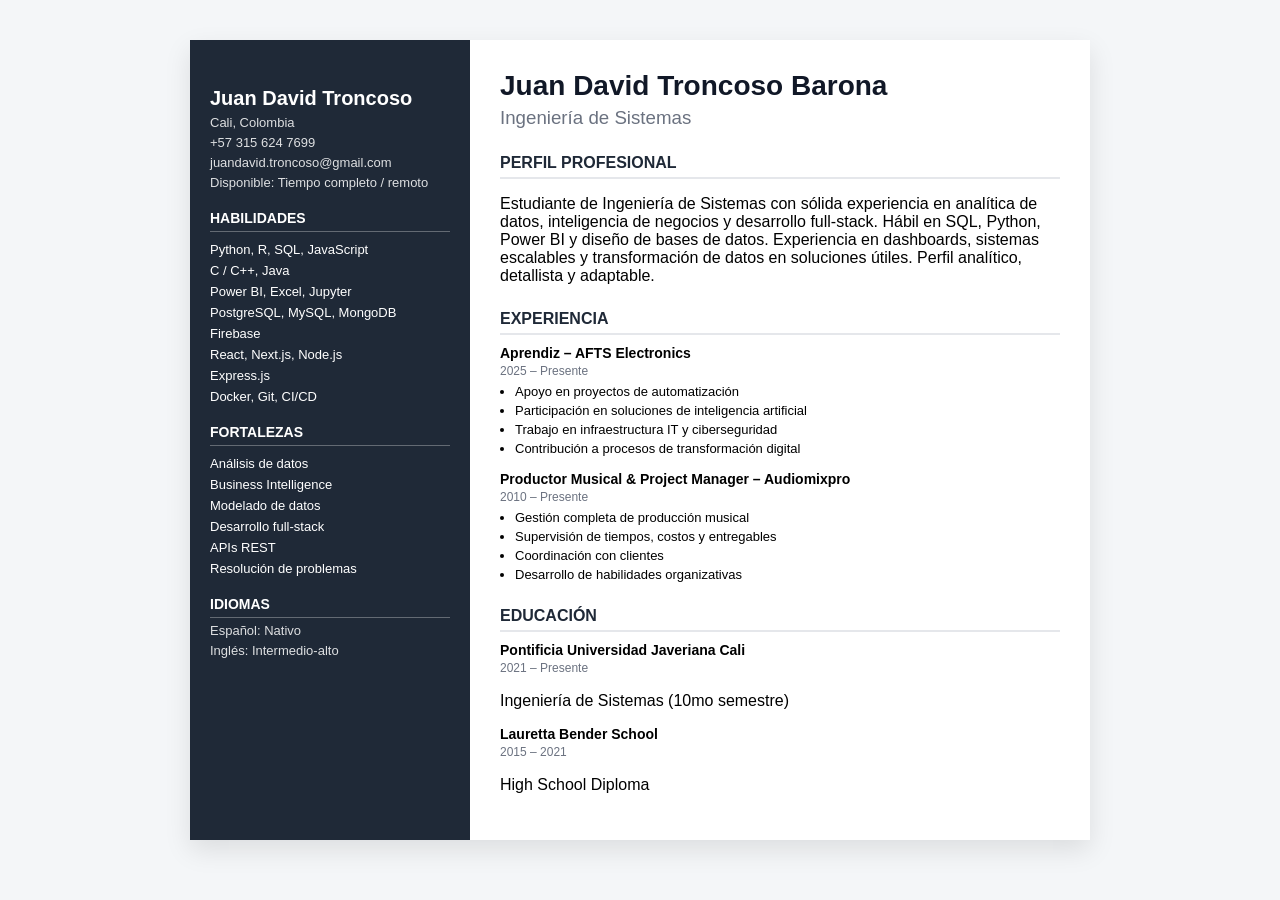
<file: templates/template-corporativo-2.html>
<!DOCTYPE html>
<html lang="es">
<head>
<meta charset="UTF-8">
<title>CV - Juan David Troncoso</title>

<style>
  body {
    margin: 0;
    font-family: Arial, sans-serif;
    background: #f4f6f8;
  }

  .container {
    max-width: 900px;
    margin: 40px auto;
    background: #fff;
    display: flex;
    box-shadow: 0 10px 25px rgba(0,0,0,0.1);
  }

  .sidebar {
    width: 30%;
    background: #1f2937;
    color: white;
    padding: 30px 20px;
  }

  .sidebar h2 {
    font-size: 20px;
    margin-bottom: 5px;
  }

  .sidebar p {
    font-size: 13px;
    margin: 5px 0;
    opacity: 0.85;
  }

  .section-title {
    margin-top: 20px;
    font-size: 14px;
    font-weight: bold;
    border-bottom: 1px solid rgba(255,255,255,0.3);
    padding-bottom: 5px;
  }

  .sidebar ul {
    list-style: none;
    padding: 0;
    margin-top: 10px;
  }

  .sidebar ul li {
    font-size: 13px;
    margin-bottom: 6px;
  }

  .main {
    width: 70%;
    padding: 30px;
  }

  .main h1 {
    margin: 0;
    font-size: 28px;
    color: #111827;
  }

  .main h3 {
    margin-top: 5px;
    color: #6b7280;
    font-weight: normal;
  }

  .section {
    margin-top: 25px;
  }

  .section h2 {
    font-size: 16px;
    border-bottom: 2px solid #e5e7eb;
    padding-bottom: 5px;
    margin-bottom: 10px;
    color: #1f2937;
  }

  .item {
    margin-bottom: 15px;
  }

  .item strong {
    display: block;
    font-size: 14px;
  }

  .item span {
    font-size: 12px;
    color: #6b7280;
  }

  .item ul {
    margin: 5px 0 0 15px;
    padding: 0;
  }

  .item ul li {
    font-size: 13px;
    margin-bottom: 4px;
  }

  @media print {
    body {
      background: white;
    }
    .container {
      margin: 0;
      box-shadow: none;
    }
  }
</style>

</head>
<body>

<div class="container">

  <!-- SIDEBAR -->
  <div class="sidebar">
    <h2>Juan David Troncoso</h2>
    <p>Cali, Colombia</p>
    <p>+57 315 624 7699</p>
    <p>juandavid.troncoso@gmail.com</p>
    <p>Disponible: Tiempo completo / remoto</p>

    <div class="section-title">HABILIDADES</div>
    <ul>
      <li>Python, R, SQL, JavaScript</li>
      <li>C / C++, Java</li>
      <li>Power BI, Excel, Jupyter</li>
      <li>PostgreSQL, MySQL, MongoDB</li>
      <li>Firebase</li>
      <li>React, Next.js, Node.js</li>
      <li>Express.js</li>
      <li>Docker, Git, CI/CD</li>
    </ul>

    <div class="section-title">FORTALEZAS</div>
    <ul>
      <li>Análisis de datos</li>
      <li>Business Intelligence</li>
      <li>Modelado de datos</li>
      <li>Desarrollo full-stack</li>
      <li>APIs REST</li>
      <li>Resolución de problemas</li>
    </ul>

    <div class="section-title">IDIOMAS</div>
    <p>Español: Nativo</p>
    <p>Inglés: Intermedio-alto</p>
  </div>

  <!-- MAIN -->
  <div class="main">

    <h1>Juan David Troncoso Barona</h1>
    <h3>Ingeniería de Sistemas</h3>

    <div class="section">
      <h2>PERFIL PROFESIONAL</h2>
      <p>
        Estudiante de Ingeniería de Sistemas con sólida experiencia en analítica de datos,
        inteligencia de negocios y desarrollo full-stack. Hábil en SQL, Python, Power BI y
        diseño de bases de datos. Experiencia en dashboards, sistemas escalables y transformación
        de datos en soluciones útiles. Perfil analítico, detallista y adaptable.
      </p>
    </div>

    <div class="section">
      <h2>EXPERIENCIA</h2>

      <div class="item">
        <strong>Aprendiz – AFTS Electronics</strong>
        <span>2025 – Presente</span>
        <ul>
          <li>Apoyo en proyectos de automatización</li>
          <li>Participación en soluciones de inteligencia artificial</li>
          <li>Trabajo en infraestructura IT y ciberseguridad</li>
          <li>Contribución a procesos de transformación digital</li>
        </ul>
      </div>

      <div class="item">
        <strong>Productor Musical & Project Manager – Audiomixpro</strong>
        <span>2010 – Presente</span>
        <ul>
          <li>Gestión completa de producción musical</li>
          <li>Supervisión de tiempos, costos y entregables</li>
          <li>Coordinación con clientes</li>
          <li>Desarrollo de habilidades organizativas</li>
        </ul>
      </div>

    </div>

    <div class="section">
      <h2>EDUCACIÓN</h2>

      <div class="item">
        <strong>Pontificia Universidad Javeriana Cali</strong>
        <span>2021 – Presente</span>
        <p>Ingeniería de Sistemas (10mo semestre)</p>
      </div>

      <div class="item">
        <strong>Lauretta Bender School</strong>
        <span>2015 – 2021</span>
        <p>High School Diploma</p>
      </div>

    </div>

  </div>

</div>

</body>
</html>
</file>
